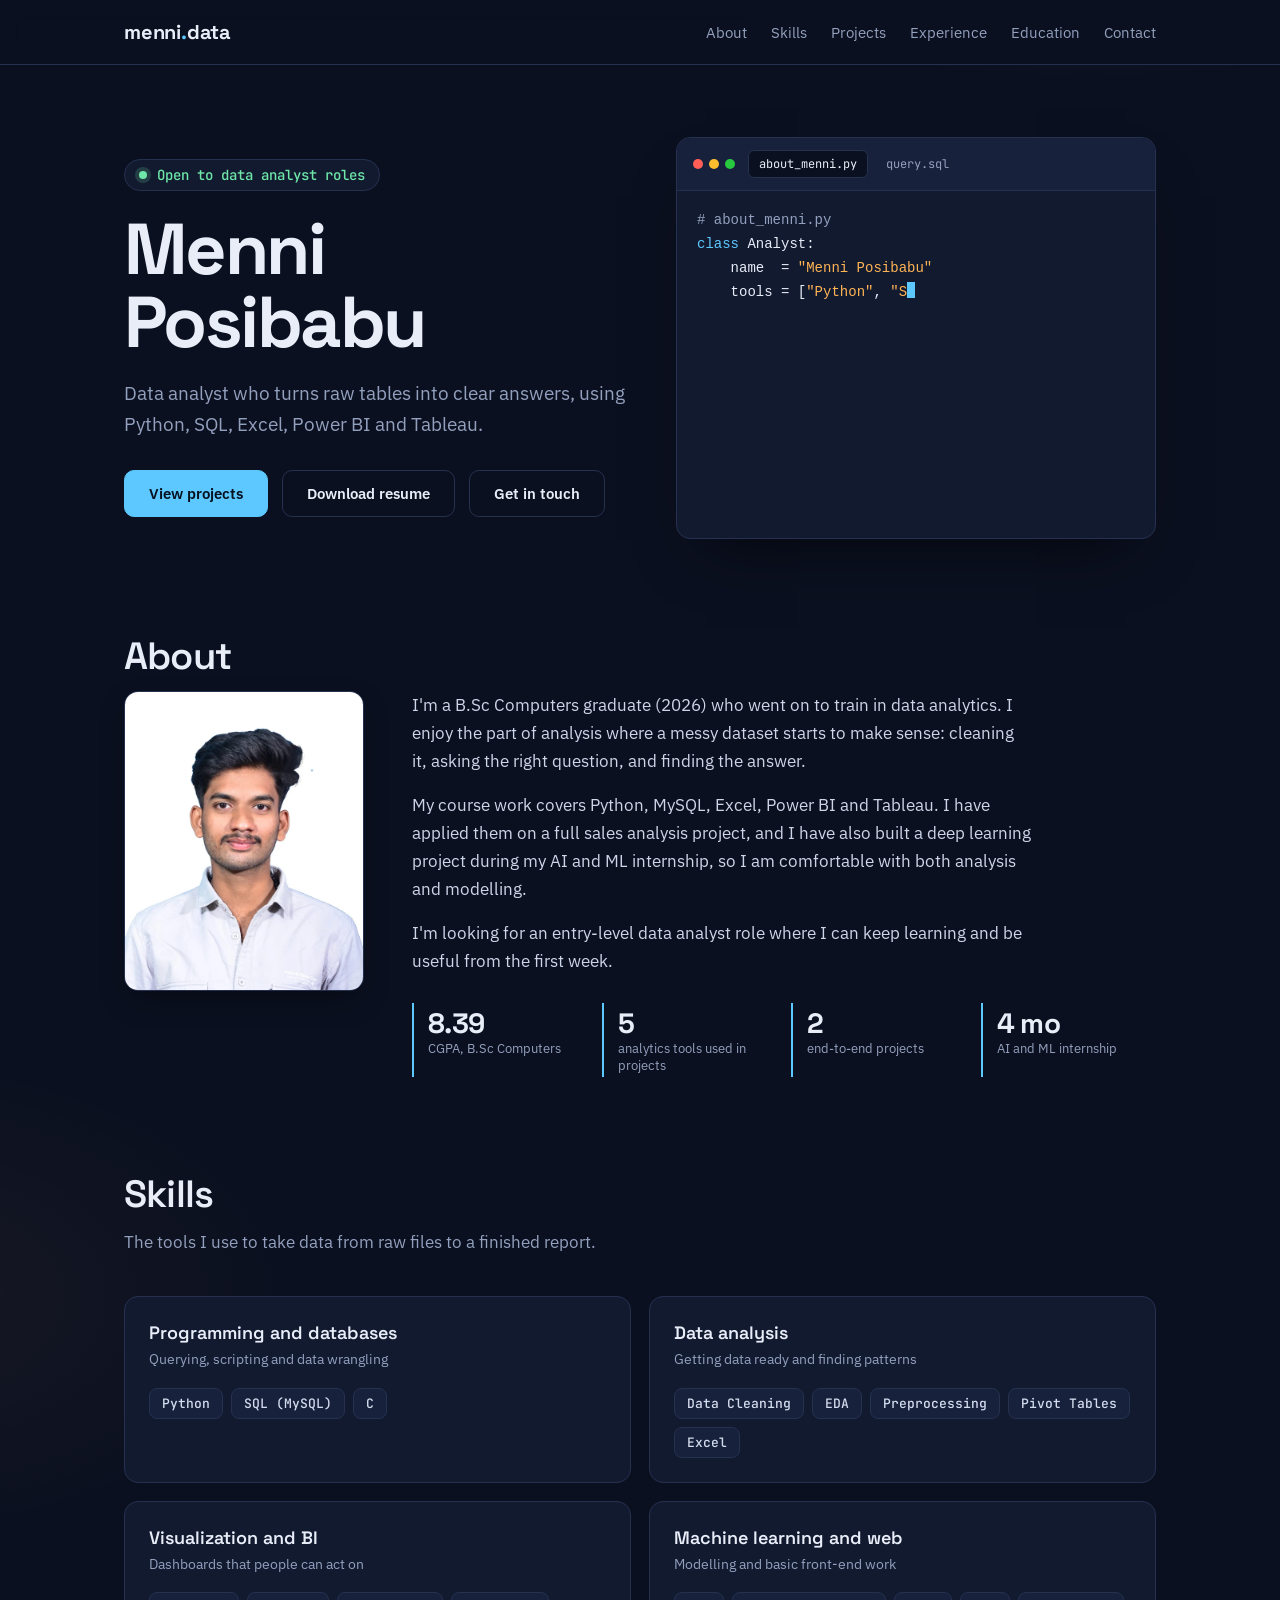
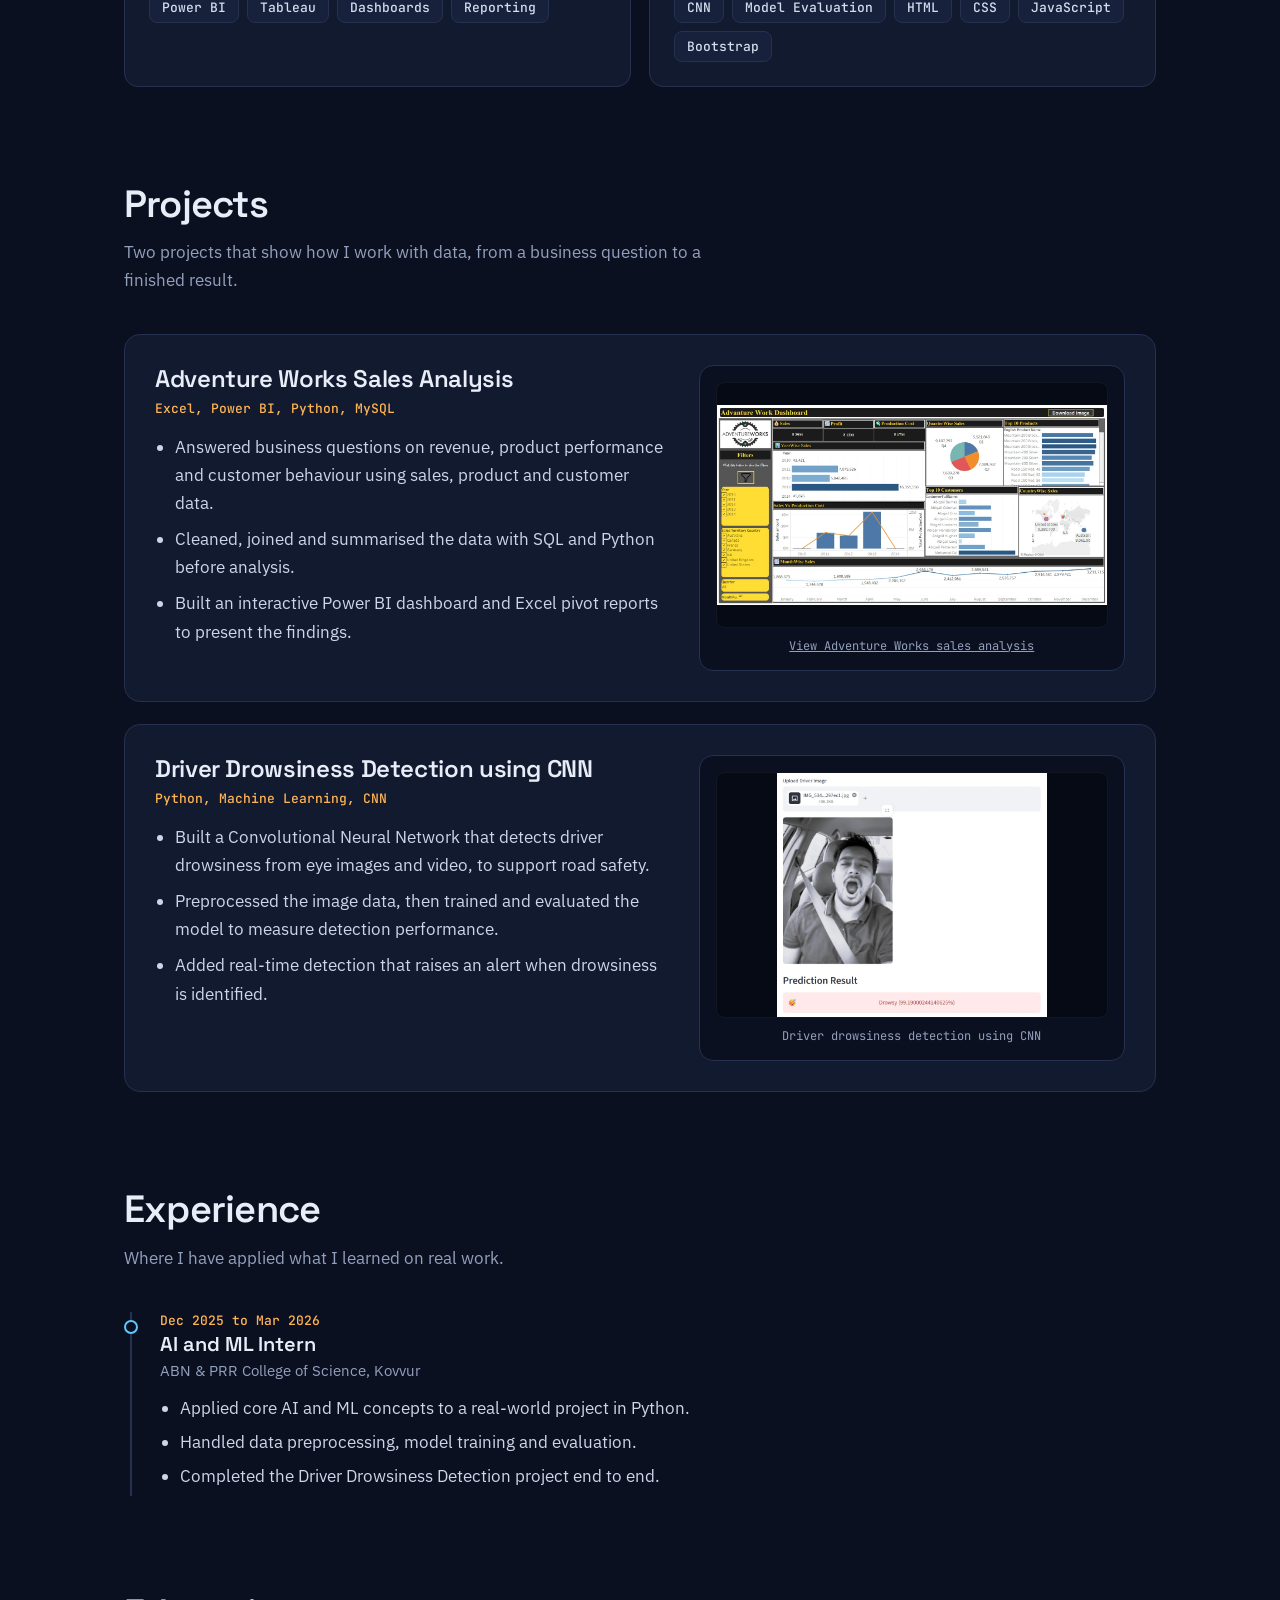
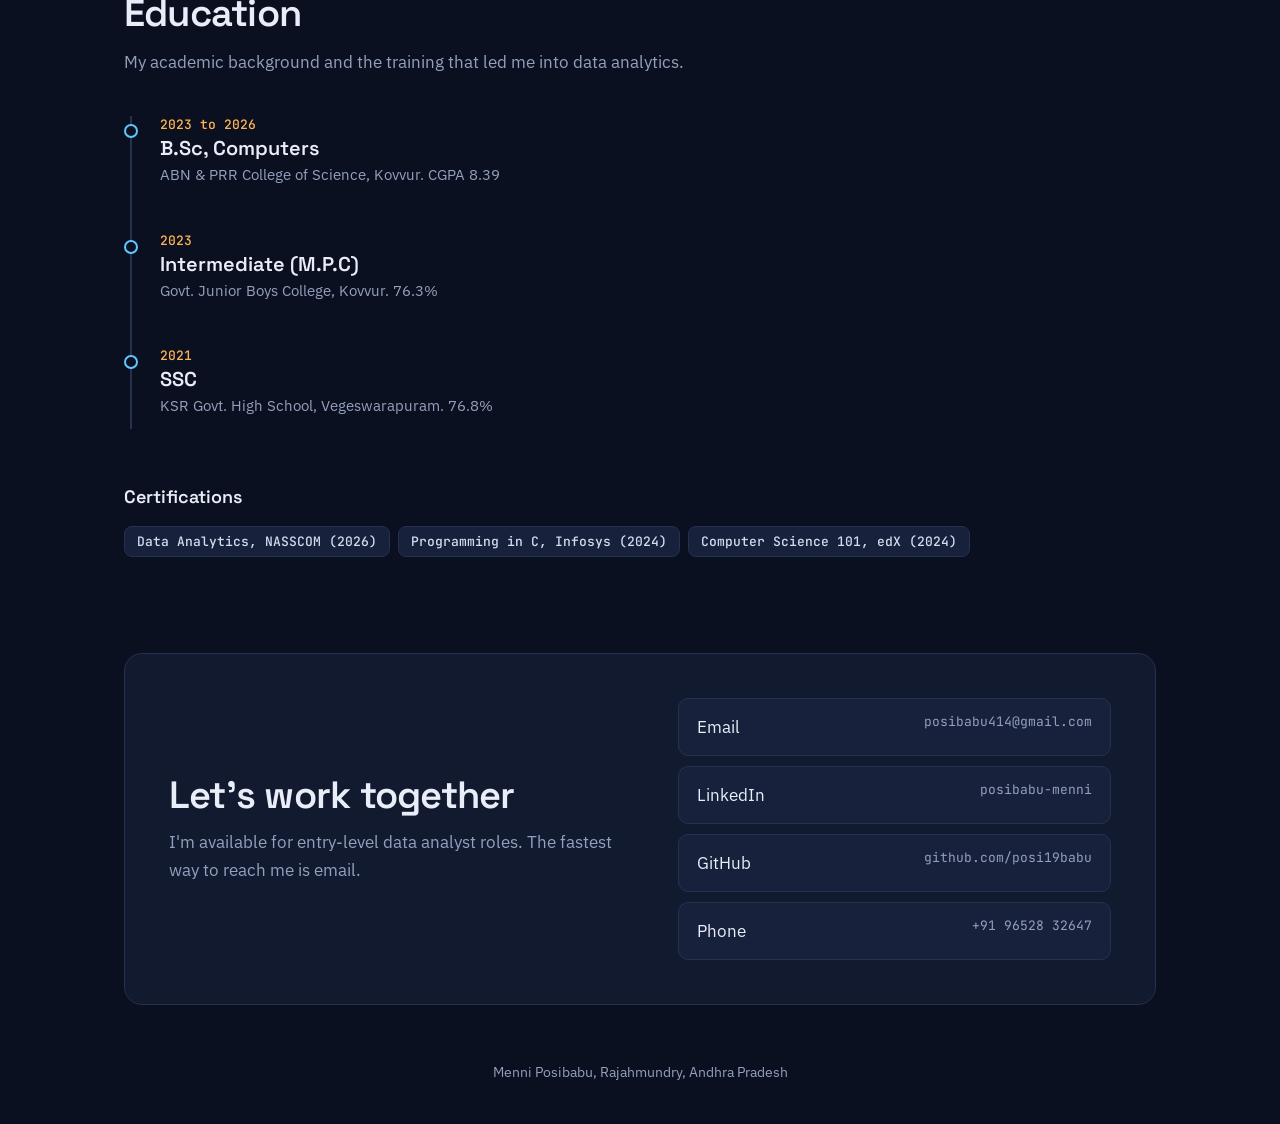
<file: index.html>
<!DOCTYPE html>
<html lang="en">

<head>
  <meta charset="utf-8">
  <meta name="viewport" content="width=device-width, initial-scale=1, viewport-fit=cover">
  <meta name="theme-color" content="#0b1020">
  <title>Menni Posibabu | Data Analyst Portfolio</title>
  <meta name="description" content="Entry-level data analyst skilled in Python, SQL, Excel, Power BI and Tableau.">
  <link rel="preconnect" href="https://fonts.googleapis.com">
  <link rel="preconnect" href="https://fonts.gstatic.com" crossorigin>
  <link
    href="https://fonts.googleapis.com/css2?family=IBM+Plex+Sans:wght@400;500;600&family=Space+Grotesk:wght@500;600;700&family=JetBrains+Mono:wght@400;500&display=swap"
    rel="stylesheet">
  <style>
    :root {
      color-scheme: dark;
      --bg: #0b1020;
      --panel: #121a30;
      --panel2: #17213c;
      --line: #25314f;
      --text: #e8edf8;
      --muted: #93a0bd;
      --accent: #5cc8ff;
      --accent2: #ffb454;
      --ok: #6ee7a8;
      --display: "Space Grotesk", "Segoe UI", system-ui, sans-serif;
      --body: "IBM Plex Sans", "Segoe UI", system-ui, sans-serif;
      --mono: "JetBrains Mono", ui-monospace, Consolas, monospace;
      box-sizing: border-box;
    }

    *,
    *::before,
    *::after {
      box-sizing: inherit
    }

    html {
      scroll-behavior: smooth;
      scroll-padding-top: 80px
    }

    body {
      margin: 0;
      background: var(--bg);
      color: var(--text);
      font: 400 17px/1.65 var(--body);
      -webkit-font-smoothing: antialiased;
      background-image:
        radial-gradient(900px 500px at 85% -5%, rgba(92, 200, 255, .10), transparent 60%),
        radial-gradient(700px 400px at -10% 30%, rgba(255, 180, 84, .05), transparent 60%);
    }

    a {
      color: inherit
    }

    :focus-visible {
      outline: 2px solid var(--accent);
      outline-offset: 3px;
      border-radius: 4px
    }

    .wrap {
      max-width: 1080px;
      margin: 0 auto;
      padding: 0 24px
    }

    /* Global Image Optimization & Safety Guard */
    img,
    picture {
      max-width: 100%;
      height: auto;
      display: block
    }

    /* Header & Nav */
    header {
      position: sticky;
      top: 0;
      z-index: 20;
      background: rgba(11, 16, 32, .88);
      backdrop-filter: blur(10px);
      border-bottom: 1px solid var(--line)
    }

    nav {
      display: flex;
      align-items: center;
      justify-content: space-between;
      height: 64px
    }

    .logo {
      font: 700 20px var(--display);
      text-decoration: none;
      letter-spacing: -.01em
    }

    .logo span {
      color: var(--accent)
    }

    nav ul {
      display: flex;
      gap: 24px;
      list-style: none;
      margin: 0;
      padding: 0
    }

    nav ul a {
      text-decoration: none;
      color: var(--muted);
      font-size: 15px;
      transition: color .2s
    }

    nav ul a:hover {
      color: var(--text)
    }

    /* Sections */
    section {
      padding: 96px 0 0
    }

    h2 {
      font: 600 clamp(28px, 4vw, 38px)/1.15 var(--display);
      letter-spacing: -.02em;
      margin: 0 0 12px
    }

    .lead {
      color: var(--muted);
      max-width: 60ch;
      margin: 0 0 40px
    }

    /* Hero */
    .hero {
      padding-top: 72px;
      display: grid;
      grid-template-columns: minmax(0, 1.05fr) minmax(0, 1fr);
      gap: 48px;
      align-items: center
    }

    .status {
      display: inline-flex;
      align-items: center;
      gap: 10px;
      font: 500 14px var(--mono);
      color: var(--ok);
      border: 1px solid var(--line);
      background: var(--panel);
      padding: 6px 14px;
      border-radius: 99px
    }

    .status i {
      width: 8px;
      height: 8px;
      border-radius: 50%;
      background: var(--ok);
      box-shadow: 0 0 0 4px rgba(110, 231, 168, .18)
    }

    h1 {
      font: 700 clamp(40px, 6.4vw, 72px)/1.02 var(--display);
      letter-spacing: -.035em;
      margin: 22px 0 18px
    }

    .hero p {
      color: var(--muted);
      font-size: 19px;
      max-width: 46ch;
      margin: 0 0 30px
    }

    .btns {
      display: flex;
      gap: 14px;
      flex-wrap: wrap
    }

    .btn {
      display: inline-block;
      padding: 13px 24px;
      border-radius: 10px;
      font: 600 15px var(--body);
      text-decoration: none;
      border: 1px solid var(--line);
      transition: transform .15s, border-color .2s, background .2s
    }

    .btn:hover {
      transform: translateY(-2px);
      border-color: var(--accent)
    }

    .btn.primary {
      background: var(--accent);
      color: #06101f;
      border-color: var(--accent)
    }

    .btn.primary:hover {
      background: #86d8ff
    }

    /* Interactive Console Widget */
    .console {
      background: var(--panel);
      border: 1px solid var(--line);
      border-radius: 14px;
      box-shadow: 0 30px 60px -30px rgba(0, 0, 0, .7);
      overflow: hidden;
      font: 400 14px/1.7 var(--mono)
    }

    .console .bar {
      display: flex;
      align-items: center;
      gap: 7px;
      padding: 12px 16px;
      border-bottom: 1px solid var(--line);
      background: var(--panel2);
      font-size: 12px
    }

    .console .dots {
      display: flex;
      gap: 6px;
      margin-right: 6px
    }

    .console .dots span {
      width: 10px;
      height: 10px;
      border-radius: 50%
    }

    .console .dots span:nth-child(1) {
      background: #ff5f56
    }

    .console .dots span:nth-child(2) {
      background: #ffbd2e
    }

    .console .dots span:nth-child(3) {
      background: #27c93f
    }

    .console .tab {
      font: inherit;
      color: var(--muted);
      background: transparent;
      border: 1px solid transparent;
      border-radius: 6px;
      padding: 3px 10px;
      cursor: pointer;
      transition: all .15s
    }

    .console .tab.on {
      color: var(--text);
      background: var(--bg);
      border-color: var(--line)
    }

    .console pre {
      margin: 0;
      padding: 18px 20px;
      white-space: pre-wrap;
      min-height: 150px;
      color: var(--text)
    }

    .k {
      color: var(--accent)
    }

    .s {
      color: var(--accent2)
    }

    .c {
      color: var(--muted)
    }

    .caret {
      display: inline-block;
      width: 8px;
      height: 16px;
      background: var(--accent);
      vertical-align: -2px;
      animation: blink 1s steps(2) infinite
    }

    @keyframes blink {
      50% {
        opacity: 0
      }
    }

    .result {
      padding: 0 20px 18px;
      opacity: 0;
      transition: opacity .5s
    }

    .result.show {
      opacity: 1
    }

    .result table {
      width: 100%;
      border-collapse: collapse;
      font-size: 13px
    }

    .result th,
    .result td {
      text-align: left;
      padding: 8px 10px;
      border-top: 1px solid var(--line);
      vertical-align: top
    }

    .result th {
      color: var(--muted);
      font-weight: 400;
      width: 26%
    }

    .result td {
      color: var(--text)
    }

    /* About Section */
    .about {
      display: grid;
      grid-template-columns: 240px minmax(0, 1fr);
      gap: 48px;
      align-items: start
    }

    .photo {
      width: 240px;
      height: 300px;
      aspect-ratio: 4/5;
      border-radius: 14px;
      border: 1px solid var(--line);
      background: var(--panel2);
      overflow: hidden;
      flex-shrink: 0;
      box-shadow: 0 12px 30px -10px rgba(0, 0, 0, .5);
    }

    .photo picture,
    .photo img {
      width: 100%;
      height: 100%
    }

    .photo img {
      object-fit: cover;
      object-position: center top
    }

    .about p {
      margin: 0 0 16px;
      max-width: 62ch;
      color: #cdd5e8
    }

    .facts {
      display: grid;
      grid-template-columns: repeat(4, 1fr);
      gap: 14px;
      margin-top: 28px
    }

    .fact {
      border-left: 2px solid var(--accent);
      padding: 2px 0 2px 14px
    }

    .fact b {
      display: block;
      font: 700 28px var(--display);
      letter-spacing: -.02em
    }

    .fact small {
      color: var(--muted);
      font-size: 13px;
      line-height: 1.3;
      display: block
    }

    /* Skills */
    .skills {
      display: grid;
      grid-template-columns: repeat(2, minmax(0, 1fr));
      gap: 18px
    }

    .group {
      background: var(--panel);
      border: 1px solid var(--line);
      border-radius: 14px;
      padding: 24px
    }

    .group h3 {
      font: 600 18px var(--display);
      margin: 0 0 4px
    }

    .group p {
      margin: 0 0 16px;
      color: var(--muted);
      font-size: 14px
    }

    .chips {
      display: flex;
      flex-wrap: wrap;
      gap: 8px
    }

    .chip {
      font: 500 13px var(--mono);
      padding: 6px 12px;
      border-radius: 8px;
      background: var(--panel2);
      border: 1px solid var(--line);
      color: #d5dcee
    }

    /* Projects */
    .proj {
      display: grid;
      gap: 22px
    }

    .card {
      background: var(--panel);
      border: 1px solid var(--line);
      border-radius: 16px;
      padding: 30px;
      display: grid;
      grid-template-columns: minmax(0, 1.2fr) minmax(0, 1fr);
      gap: 32px;
      transition: border-color .25s
    }

    .card:hover {
      border-color: #3a4c78
    }

    .card h3 {
      font: 600 24px/1.2 var(--display);
      letter-spacing: -.015em;
      margin: 0 0 6px
    }

    .tag {
      color: var(--accent2);
      font: 500 13px var(--mono);
      margin: 0 0 16px
    }

    .card ul {
      margin: 0 0 20px;
      padding-left: 20px;
      color: #cdd5e8
    }

    .card li {
      margin-bottom: 8px
    }

    /* Visual Frame - Uniform, Constrained & Anti-Layout-Shift */
    .viz {
      background: var(--bg);
      border: 1px solid var(--line);
      border-radius: 14px;
      padding: 16px;
      display: flex;
      flex-direction: column;
      justify-content: center;
      gap: 10px;
    }

    .viz-frame {
      position: relative;
      width: 100%;
      aspect-ratio: 16/10;
      max-height: 270px;
      border-radius: 8px;
      overflow: hidden;
      background: #060a15;
      border: 1px solid rgba(255, 255, 255, .05);
      display: flex;
      align-items: center;
      justify-content: center;
    }

    .viz-frame picture,
    .viz-frame img {
      width: 100%;
      height: 100%
    }

    .viz-frame img {
      object-fit: contain;
      transition: transform .3s ease
    }

    .card:hover .viz-frame img {
      transform: scale(1.02)
    }

    .viz-caption {
      color: var(--muted);
      font: 12px/1.4 var(--mono);
      text-align: center
    }

    /* Timeline: Experience & Education */
    .tl {
      border-left: 2px solid var(--line);
      margin-left: 6px;
      padding-left: 28px;
      display: grid;
      gap: 34px
    }

    .item {
      position: relative
    }

    .item::before {
      content: "";
      position: absolute;
      left: -36px;
      top: 8px;
      width: 14px;
      height: 14px;
      border-radius: 50%;
      background: var(--bg);
      border: 2px solid var(--accent)
    }

    .item .when {
      font: 500 13px var(--mono);
      color: var(--accent2)
    }

    .item h3 {
      font: 600 20px var(--display);
      margin: 2px 0 2px
    }

    .item .where {
      color: var(--muted);
      font-size: 15px;
      margin-bottom: 10px
    }

    .item ul {
      margin: 0;
      padding-left: 20px;
      color: #cdd5e8
    }

    .item li {
      margin-bottom: 6px
    }

    .sub {
      font: 600 18px var(--display);
      margin: 56px 0 18px
    }

    /* Contact */
    .contact {
      text-align: left;
      background: var(--panel);
      border: 1px solid var(--line);
      border-radius: 18px;
      padding: 44px;
      display: grid;
      grid-template-columns: minmax(0, 1.1fr) minmax(0, 1fr);
      gap: 32px;
      align-items: center
    }

    .contact h2 {
      margin: 0 0 10px
    }

    .contact p {
      color: var(--muted);
      margin: 0
    }

    .links {
      display: grid;
      gap: 10px
    }

    .links a {
      display: flex;
      justify-content: space-between;
      gap: 12px;
      padding: 14px 18px;
      border: 1px solid var(--line);
      border-radius: 10px;
      text-decoration: none;
      background: var(--panel2);
      transition: border-color .2s, transform .15s;
      overflow-wrap: anywhere
    }

    .links a:hover {
      border-color: var(--accent);
      transform: translateX(3px)
    }

    .links span {
      color: var(--muted);
      font: 13px var(--mono);
      min-width: 0
    }

    footer {
      padding: 56px 0 40px;
      color: var(--muted);
      font-size: 14px;
      text-align: center
    }

    /* Clean Consolidated Responsive Breakpoints */
    @media (max-width:860px) {
      .hero {
        grid-template-columns: 1fr;
        gap: 36px
      }

      .about {
        grid-template-columns: 1fr;
        gap: 28px
      }

      .photo {
        width: 180px;
        height: 225px
      }

      .facts {
        grid-template-columns: repeat(2, 1fr)
      }

      .card {
        grid-template-columns: 1fr;
        padding: 24px;
        gap: 24px
      }

      .contact {
        grid-template-columns: 1fr;
        padding: 28px
      }
    }

    @media (max-width:720px) {
      nav {
        height: auto;
        flex-direction: column;
        gap: 8px;
        padding: 12px 0
      }

      nav ul {
        gap: 8px;
        overflow-x: auto;
        scrollbar-width: none
      }

      nav ul::-webkit-scrollbar {
        display: none
      }

      nav ul a {
        display: block;
        padding: 6px 10px;
        white-space: nowrap
      }

      .skills {
        grid-template-columns: 1fr
      }
    }

    @media (max-width:600px) {
      .wrap {
        padding: 0 18px
      }

      section {
        padding-top: 72px
      }

      .hero {
        padding-top: 40px;
        gap: 28px
      }

      .hero p {
        font-size: 17px
      }

      .btns {
        gap: 10px
      }

      .btn {
        padding: 12px 18px
      }

      .console .bar {
        padding: 10px 12px
      }

      .console pre {
        padding: 14px 16px;
        font-size: 13px
      }

      .result {
        padding: 0 14px 14px
      }

      .result th,
      .result td {
        padding: 6px;
        font-size: 12px
      }

      .group {
        padding: 20px
      }

      .viz-frame {
        max-height: 220px
      }

      .links a {
        flex-wrap: wrap;
        padding: 12px 14px
      }

      footer {
        padding: 40px 0 30px
      }
    }

    @media (max-width:380px) {
      .wrap {
        padding: 0 14px
      }

      h1 {
        font-size: clamp(34px, 10vw, 42px)
      }

      .btns {
        flex-direction: column;
        align-items: stretch
      }

      .btn {
        text-align: center
      }

      .photo {
        width: 150px;
        height: 190px
      }

      .chip {
        font-size: 12px;
        padding: 5px 8px
      }

      .contact {
        padding: 20px
      }
    }

    @media (prefers-reduced-motion:reduce) {

      *,
      *::before,
      *::after {
        animation: none !important;
        transition: none !important;
        scroll-behavior: auto !important
      }

      .result {
        opacity: 1
      }
    }
  </style>
</head>

<body>

  <header>
    <div class="wrap">
      <nav>
        <a class="logo" href="#top">menni<span>.</span>data</a>
        <ul>
          <li><a href="#about">About</a></li>
          <li><a href="#skills">Skills</a></li>
          <li><a href="#projects">Projects</a></li>
          <li><a href="#experience">Experience</a></li>
          <li><a href="#education">Education</a></li>
          <li><a href="#contact">Contact</a></li>
        </ul>
      </nav>
    </div>
  </header>

  <main id="top">
    <div class="wrap">

      <!-- Hero Section -->
      <div class="hero">
        <div>
          <span class="status"><i></i>Open to data analyst roles</span>
          <h1>Menni Posibabu</h1>
          <p>Data analyst who turns raw tables into clear answers, using Python, SQL, Excel, Power BI and Tableau.</p>
          <div class="btns">
            <a class="btn primary" href="#projects">View projects</a>
            <a class="btn" href="MyResume(word).docx" download="Menni_Posibabu_Resume.docx">Download resume</a>
            <a class="btn" href="#contact">Get in touch</a>
          </div>
        </div>
        <div class="console" aria-label="Interactive code console">
          <div class="bar">
            <div class="dots"><span></span><span></span><span></span></div>
            <button class="tab on" data-t="py" aria-pressed="true">about_menni.py</button>
            <button class="tab" data-t="sql" aria-pressed="false">query.sql</button>
          </div>
          <pre id="q" aria-live="off"></pre>
          <div class="result" id="res">
            <table>
              <tr>
                <th>role</th>
                <td>Data Analyst (entry level)</td>
              </tr>
              <tr>
                <th>tools</th>
                <td>Python, MySQL, Excel, Power BI, Tableau</td>
              </tr>
              <tr>
                <th>based_in</th>
                <td>Rajahmundry, India</td>
              </tr>
              <tr>
                <th>status</th>
                <td style="color:var(--ok)">open_to_work = TRUE</td>
              </tr>
            </table>
          </div>
        </div>
      </div>

      <!-- About Section -->
      <section id="about">
        <h2>About</h2>
        <div class="about">
          <div class="photo">
            <img src="my_photo.webp" alt="Portrait of Menni Posibabu" width="240" height="300" decoding="async">
          </div>
          <div>
            <p>I'm a B.Sc Computers graduate (2026) who went on to train in data analytics. I enjoy the part of analysis
              where a messy dataset starts to make sense: cleaning it, asking the right question, and finding the
              answer.</p>
            <p>My course work covers Python, MySQL, Excel, Power BI and Tableau. I have applied them on a full sales
              analysis project, and I have also built a deep learning project during my AI and ML internship, so I am
              comfortable with both analysis and modelling.</p>
            <p>I'm looking for an entry-level data analyst role where I can keep learning and be useful from the first
              week.</p>
            <div class="facts">
              <div class="fact"><b>8.39</b><small>CGPA, B.Sc Computers</small></div>
              <div class="fact"><b>5</b><small>analytics tools used in projects</small></div>
              <div class="fact"><b>2</b><small>end-to-end projects</small></div>
              <div class="fact"><b>4 mo</b><small>AI and ML internship</small></div>
            </div>
          </div>
        </div>
      </section>

      <!-- Skills Section -->
      <section id="skills">
        <h2>Skills</h2>
        <p class="lead">The tools I use to take data from raw files to a finished report.</p>
        <div class="skills">
          <div class="group">
            <h3>Programming and databases</h3>
            <p>Querying, scripting and data wrangling</p>
            <div class="chips"><span class="chip">Python</span><span class="chip">SQL (MySQL)</span><span
                class="chip">C</span></div>
          </div>
          <div class="group">
            <h3>Data analysis</h3>
            <p>Getting data ready and finding patterns</p>
            <div class="chips"><span class="chip">Data Cleaning</span><span class="chip">EDA</span><span
                class="chip">Preprocessing</span><span class="chip">Pivot Tables</span><span class="chip">Excel</span>
            </div>
          </div>
          <div class="group">
            <h3>Visualization and BI</h3>
            <p>Dashboards that people can act on</p>
            <div class="chips"><span class="chip">Power BI</span><span class="chip">Tableau</span><span
                class="chip">Dashboards</span><span class="chip">Reporting</span></div>
          </div>
          <div class="group">
            <h3>Machine learning and web</h3>
            <p>Modelling and basic front-end work</p>
            <div class="chips"><span class="chip">CNN</span><span class="chip">Model Evaluation</span><span
                class="chip">HTML</span><span class="chip">CSS</span><span class="chip">JavaScript</span><span
                class="chip">Bootstrap</span></div>
          </div>
        </div>
      </section>

      <!-- Projects Section -->
      <section id="projects">
        <h2>Projects</h2>
        <p class="lead">Two projects that show how I work with data, from a business question to a finished result.</p>
        <div class="proj">

          <article class="card">
            <div>
              <h3>Adventure Works Sales Analysis</h3>
              <p class="tag">Excel, Power BI, Python, MySQL</p>
              <ul>
                <li>Answered business questions on revenue, product performance and customer behaviour using sales,
                  product and customer data.</li>
                <li>Cleaned, joined and summarised the data with SQL and Python before analysis.</li>
                <li>Built an interactive Power BI dashboard and Excel pivot reports to present the findings.</li>
              </ul>
            </div>
            <div class="viz">
              <div class="viz-frame">
                <img src="Advanture_Works.webp" alt="Adventure Works sales dashboard" width="1400" height="719"
                  loading="lazy" decoding="async">
              </div>
              <a class="viz-caption" href="https://posi19babu.github.io/Adventure_work_sales_analysis/"
                target="_blank" rel="noopener">View Adventure Works sales analysis</a>
            </div>
          </article>

          <article class="card">
            <div>
              <h3>Driver Drowsiness Detection using CNN</h3>
              <p class="tag">Python, Machine Learning, CNN</p>
              <ul>
                <li>Built a Convolutional Neural Network that detects driver drowsiness from eye images and video, to
                  support road safety.</li>
                <li>Preprocessed the image data, then trained and evaluated the model to measure detection performance.
                </li>
                <li>Added real-time detection that raises an alert when drowsiness is identified.</li>
              </ul>
            </div>
            <div class="viz">
              <div class="viz-frame">
                <img src="Driver_Drowsiness.webp" alt="Driver drowsiness detection project" width="922" height="832"
                  loading="lazy" decoding="async">
              </div>
              <div class="viz-caption">Driver drowsiness detection using CNN</div>
            </div>
          </article>

        </div>
      </section>

      <!-- Experience Section -->
      <section id="experience">
        <h2>Experience</h2>
        <p class="lead">Where I have applied what I learned on real work.</p>
        <div class="tl">
          <div class="item">
            <div class="when">Dec 2025 to Mar 2026</div>
            <h3>AI and ML Intern</h3>
            <div class="where">ABN &amp; PRR College of Science, Kovvur</div>
            <ul>
              <li>Applied core AI and ML concepts to a real-world project in Python.</li>
              <li>Handled data preprocessing, model training and evaluation.</li>
              <li>Completed the Driver Drowsiness Detection project end to end.</li>
            </ul>
          </div>
        </div>
      </section>

      <!-- Education Section -->
      <section id="education">
        <h2>Education</h2>
        <p class="lead">My academic background and the training that led me into data analytics.</p>
        <div class="tl">
          <div class="item">
            <div class="when">2023 to 2026</div>
            <h3>B.Sc, Computers</h3>
            <div class="where">ABN &amp; PRR College of Science, Kovvur. CGPA 8.39</div>
          </div>
          <div class="item">
            <div class="when">2023</div>
            <h3>Intermediate (M.P.C)</h3>
            <div class="where">Govt. Junior Boys College, Kovvur. 76.3%</div>
          </div>
          <div class="item">
            <div class="when">2021</div>
            <h3>SSC</h3>
            <div class="where">KSR Govt. High School, Vegeswarapuram. 76.8%</div>
          </div>
        </div>
        <h3 class="sub">Certifications</h3>
        <div class="chips">
          <span class="chip">Data Analytics, NASSCOM (2026)</span>
          <span class="chip">Programming in C, Infosys (2024)</span>
          <span class="chip">Computer Science 101, edX (2024)</span>
        </div>
      </section>

      <!-- Contact Section -->
      <section id="contact">
        <div class="contact">
          <div>
            <h2>Let's work together</h2>
            <p>I'm available for entry-level data analyst roles. The fastest way to reach me is email.</p>
          </div>
          <div class="links">
            <a href="mailto:posibabu414@gmail.com">Email <span>posibabu414@gmail.com</span></a>
            <a href="https://linkedin.com/in/posibabu-menni-a346b5442" target="_blank" rel="noopener">LinkedIn
              <span>posibabu-menni</span></a>
            <a href="https://github.com/posi19babu" target="_blank" rel="noopener">GitHub
              <span>github.com/posi19babu</span></a>
            <a href="tel:+919652832647">Phone <span>+91 96528 32647</span></a>
          </div>
        </div>
      </section>

    </div>
  </main>

  <footer>
    <div class="wrap">Menni Posibabu, Rajahmundry, Andhra Pradesh</div>
  </footer>

  <script>
    (function () {
      var q = document.getElementById('q');
      var res = document.getElementById('res');
      var tabs = document.querySelectorAll('.tab');

      var snippets = {
        py: [
          { text: '# about_menni.py\n', cls: 'c' },
          { text: 'class', cls: 'k' },
          { text: ' Analyst:\n    name  = ' },
          { text: '"Menni Posibabu"', cls: 's' },
          { text: '\n    tools = [' },
          { text: '"Python"', cls: 's' },
          { text: ', ' },
          { text: '"SQL"', cls: 's' },
          { text: ', ' },
          { text: '"Excel"', cls: 's' },
          { text: ', ' },
          { text: '"Power BI"', cls: 's' },
          { text: ', ' },
          { text: '"Tableau"', cls: 's' },
          { text: ']\n    open_to_work = ' },
          { text: 'True', cls: 'k' },
          { text: '\n\n' },
          { text: 'print', cls: 'k' },
          { text: '(Analyst.name)' }
        ],
        sql: [
          { text: 'SELECT', cls: 'k' },
          { text: ' role, tools, based_in, status\n' },
          { text: 'FROM', cls: 'k' },
          { text: '   analyst\n' },
          { text: 'WHERE', cls: 'k' },
          { text: '  name = ' },
          { text: "'Menni Posibabu'", cls: 's' },
          { text: ';' }
        ]
      };

      var reduceMotion = window.matchMedia('(prefers-reduced-motion: reduce)').matches;
      var currentRun = 0;

      function renderSnippet(tokens) {
        return tokens.map(function (t) {
          return t.cls ? '<span class="' + t.cls + '">' + t.text + '</span>' : t.text;
        }).join('');
      }

      function typeIt(lang) {
        var runId = ++currentRun;
        var tokens = snippets[lang];
        res.classList.remove('show');

        if (reduceMotion) {
          q.innerHTML = renderSnippet(tokens);
          res.classList.add('show');
          return;
        }

        q.innerHTML = '<span class="caret"></span>';
        var tokIdx = 0, charIdx = 0;
        var builtHTML = '';

        function tick() {
          if (runId !== currentRun) return;
          if (tokIdx >= tokens.length) {
            q.innerHTML = builtHTML;
            res.classList.add('show');
            return;
          }

          var curTok = tokens[tokIdx];
          charIdx++;
          var subText = curTok.text.slice(0, charIdx);
          var currentPart = curTok.cls ? '<span class="' + curTok.cls + '">' + subText + '</span>' : subText;

          q.innerHTML = builtHTML + currentPart + '<span class="caret"></span>';

          if (charIdx >= curTok.text.length) {
            builtHTML += curTok.cls ? '<span class="' + curTok.cls + '">' + curTok.text + '</span>' : curTok.text;
            tokIdx++;
            charIdx = 0;
          }

          var delay = (tokIdx % 3 === 0 && charIdx === 0) ? 60 : 18;
          setTimeout(tick, delay);
        }

        setTimeout(tick, lang === 'py' ? 300 : 80);
      }

      tabs.forEach(function (tab) {
        tab.addEventListener('click', function () {
          tabs.forEach(function (t) {
            t.classList.remove('on');
            t.setAttribute('aria-pressed', 'false');
          });
          tab.classList.add('on');
          tab.setAttribute('aria-pressed', 'true');
          typeIt(tab.getAttribute('data-t'));
        });
      });

      typeIt('py');
    })();
  </script>
</body>

</html>
</file>
